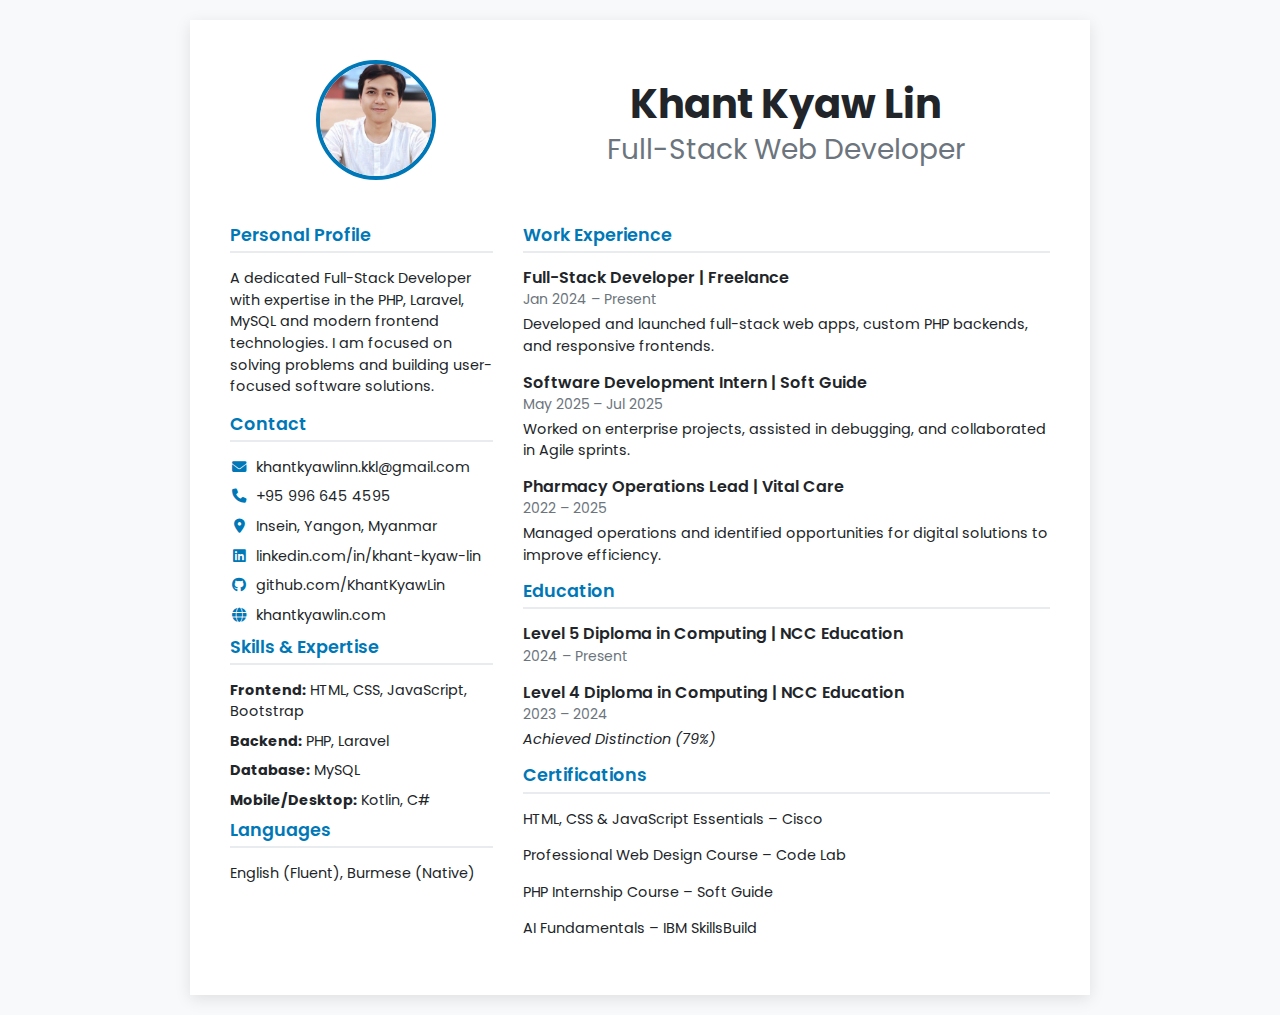
<file: cv.html>
<!DOCTYPE html>
<html lang="en">

<head>
    <meta charset="UTF-8">
    <meta name="viewport" content="width=device-width, initial-scale=1.0">
    <title>Khant Kyaw Lin - CV</title>
    <link href="https://cdn.jsdelivr.net/npm/bootstrap@5.3.3/dist/css/bootstrap.min.css" rel="stylesheet">
    <link rel="stylesheet" href="https://cdnjs.cloudflare.com/ajax/libs/font-awesome/6.5.2/css/all.min.css">
    <link href="https://fonts.googleapis.com/css2?family=Poppins:wght@300;400;600;700&display=swap" rel="stylesheet">
    <style>
        body {
            font-family: 'Poppins', sans-serif;
            background: #f8f9fa;
            color: #212529;
        }

        .cv-wrapper {
            max-width: 900px;
            margin: 20px auto;
            background: #fff;
            box-shadow: 0 4px 15px rgba(0, 0, 0, 0.1);
            padding: 40px;
        }

        .cv-header {
            text-align: center;
            margin-bottom: 30px;
            display: flex;
            align-items: center;
            justify-content: space-around;
        }

        .cv-header img {
            width: 120px;
            height: 120px;
            border-radius: 50%;
            object-fit: cover;
            border: 4px solid #0077b6;
            margin-bottom: 15px;
        }

        .cv-header h1 {
            font-weight: 700;
            margin: 0;
        }

        .cv-header h3 {
            font-weight: 400;
            color: #6c757d;
            margin-top: 5px;
        }

        .cv-body {
            display: grid;
            grid-template-columns: 1fr 2fr;
            gap: 30px;
        }

        .section-title {
            font-size: 1.1rem;
            font-weight: 600;
            margin-bottom: 15px;
            color: #0077b6;
            border-bottom: 2px solid #e9ecef;
            padding-bottom: 5px;
        }

        .info-item {
            display: flex;
            align-items: center;
            margin-bottom: 8px;
            font-size: 0.9rem;
        }

        .info-item .info-icon {
            margin-right: 8px;
            color: #0077b6;
            width: 18px;
            text-align: center;
        }

        .info-item a,
        .info-item div {
            color: #212529;
            text-decoration: none;
            word-break: break-all;
        }

        .info-list,
        .skills-list,
        .lang-list,
        .timeline {
            list-style: none;
            padding: 0;
            margin: 0;
        }

        .info-list li,
        .skills-list li,
        .lang-list li {
            margin-bottom: 8px;
            font-size: 0.9rem;
        }

        .info-list i {
            width: 18px;
            margin-right: 8px;
            color: #0077b6;
        }

        .timeline li {
            margin-bottom: 15px;
        }

        .timeline h6 {
            margin: 0;
            font-weight: 600;
        }

        .timeline small {
            color: #6c757d;
        }

        .timeline p {
            margin: 3px 0 0;
            font-size: 0.9rem;
        }

        @media print {
            body {
                background: #fff;
            }

            .cv-wrapper {
                box-shadow: none;
                margin: 0;
                padding: 20px;
            }
        }
    </style>
</head>

<body>
    <div class="cv-wrapper">
        <!-- Header -->
        <div class="cv-header">
            <img src="resource/image/profile.jpg" alt="Profile Photo">
            <div>
                <h1>Khant Kyaw Lin</h1>
                <h3>Full-Stack Web Developer</h3>
            </div>

        </div>

        <div class="cv-body">
            <!-- Left Column -->
            <div>
                <div class="section">
                    <h4 class="section-title">Personal Profile</h4>
                    <p style="font-size:0.9rem;">
                        A dedicated Full-Stack Developer with expertise in the PHP, Laravel, MySQL and
                        modern frontend
                        technologies. I am focused on solving problems and building user-focused software solutions.
                    </p>
                </div>

                <div class="section">
                    <h4 class="section-title">Contact</h4>
                    <div class="info-item">
                        <div class="info-icon"><i class="fas fa-envelope"></i></div><a
                            href="mailto:khantkyawlinn.kkl@gmail.com">khantkyawlinn.kkl@gmail.com</a>
                    </div>
                    <div class="info-item">
                        <div class="info-icon"><i class="fas fa-phone"></i></div><a href="tel:+959966454595">+95 996 645
                            4595</a>
                    </div>
                    <div class="info-item">
                        <div class="info-icon"><i class="fas fa-map-marker-alt"></i></div>
                        <div>Insein, Yangon, Myanmar</div>
                    </div>
                    <div class="info-item">
                        <div class="info-icon"><i class="fab fa-linkedin"></i></div><a
                            href="https://www.linkedin.com/in/khant-kyaw-lin-646457247/"
                            target="_blank">linkedin.com/in/khant-kyaw-lin</a>
                    </div>
                    <div class="info-item">
                        <div class="info-icon"><i class="fab fa-github"></i></div><a
                            href="https://github.com/KhantKyawLin" target="_blank">github.com/KhantKyawLin</a>
                    </div>
                    <div class="info-item">
                        <div class="info-icon"><i class="fas fa-globe"></i></div><a href="https://khantkyawlin.com"
                            target="_blank">khantkyawlin.com</a>
                    </div>
                </div>

                <div class="section" style="margin-top: 10px;">
                    <h4 class="section-title">Skills & Expertise</h4>
                    <ul class="skills-list">
                        <li><b>Frontend:</b> HTML, CSS, JavaScript, Bootstrap</li>
                        <li><b>Backend:</b> PHP, Laravel</li>
                        <li><b>Database:</b> MySQL</li>
                        <li><b>Mobile/Desktop:</b> Kotlin, C#</li>
                        <!-- <li>Tools: Git,Visual Studio, Python, AI Concepts</li>  -->
                    </ul>
                </div>

                <div class="section">
                    <h4 class="section-title">Languages</h4>
                    <ul class="lang-list">
                        <li>English (Fluent), Burmese (Native)</li>

                    </ul>
                </div>
            </div>

            <!-- Right Column -->
            <div>
                <div class="section">
                    <h4 class="section-title">Work Experience</h4>
                    <ul class="timeline">
                        <li>
                            <h6>Full-Stack Developer | Freelance</h6>
                            <small>Jan 2024 – Present</small>
                            <p>Developed and launched full-stack web apps, custom PHP backends, and responsive
                                frontends.</p>
                        </li>
                        <li>
                            <h6>Software Development Intern | Soft Guide</h6>
                            <small>May 2025 – Jul 2025</small>
                            <p>Worked on enterprise projects, assisted in debugging, and collaborated in Agile sprints.
                            </p>
                        </li>
                        <li>
                            <h6>Pharmacy Operations Lead | Vital Care</h6>
                            <small>2022 – 2025</small>
                            <p>Managed operations and identified opportunities for digital solutions to improve
                                efficiency.</p>
                        </li>
                    </ul>
                </div>

                <div class="section">
                    <h4 class="section-title">Education</h4>
                    <ul class="timeline">
                        <li>
                            <h6>Level 5 Diploma in Computing | NCC Education</h6>
                            <small>2024 – Present</small>
                        </li>
                        <li>
                            <h6>Level 4 Diploma in Computing | NCC Education</h6>
                            <small>2023 – 2024</small>
                            <p><em>Achieved Distinction (79%)</em></p>
                        </li>
                    </ul>
                </div>

                <div class="section">
                    <h4 class="section-title">Certifications</h4>
                    <ul class="timeline">
                        <li>
                            <p>HTML, CSS & JavaScript Essentials – Cisco</p>
                        </li>
                        <li>
                            <p>Professional Web Design Course – Code Lab</p>
                        </li>
                        <li>
                            <p>PHP Internship Course – Soft Guide</p>
                        </li>
                        <li>
                            <p>AI Fundamentals – IBM SkillsBuild</p>
                        </li>
                    </ul>
                </div>
            </div>
        </div>
    </div>
</body>

</html>
</file>
